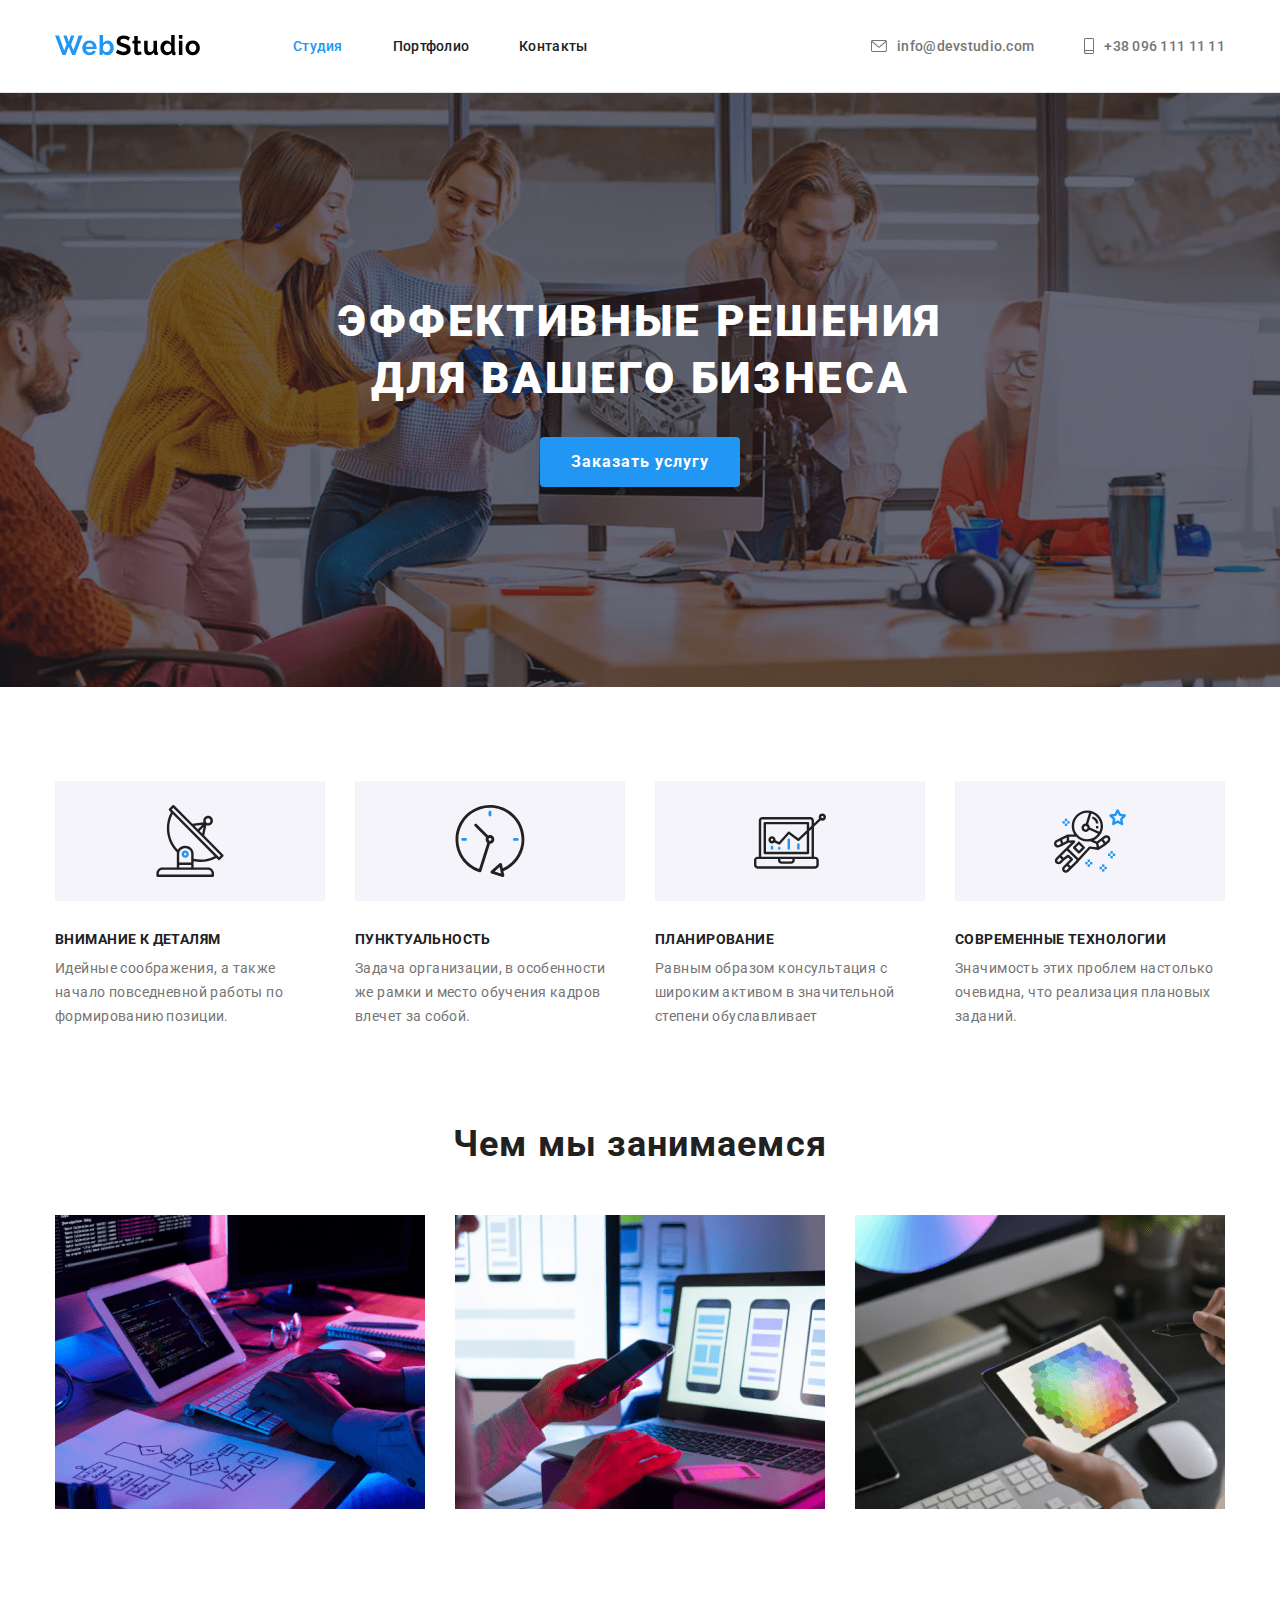
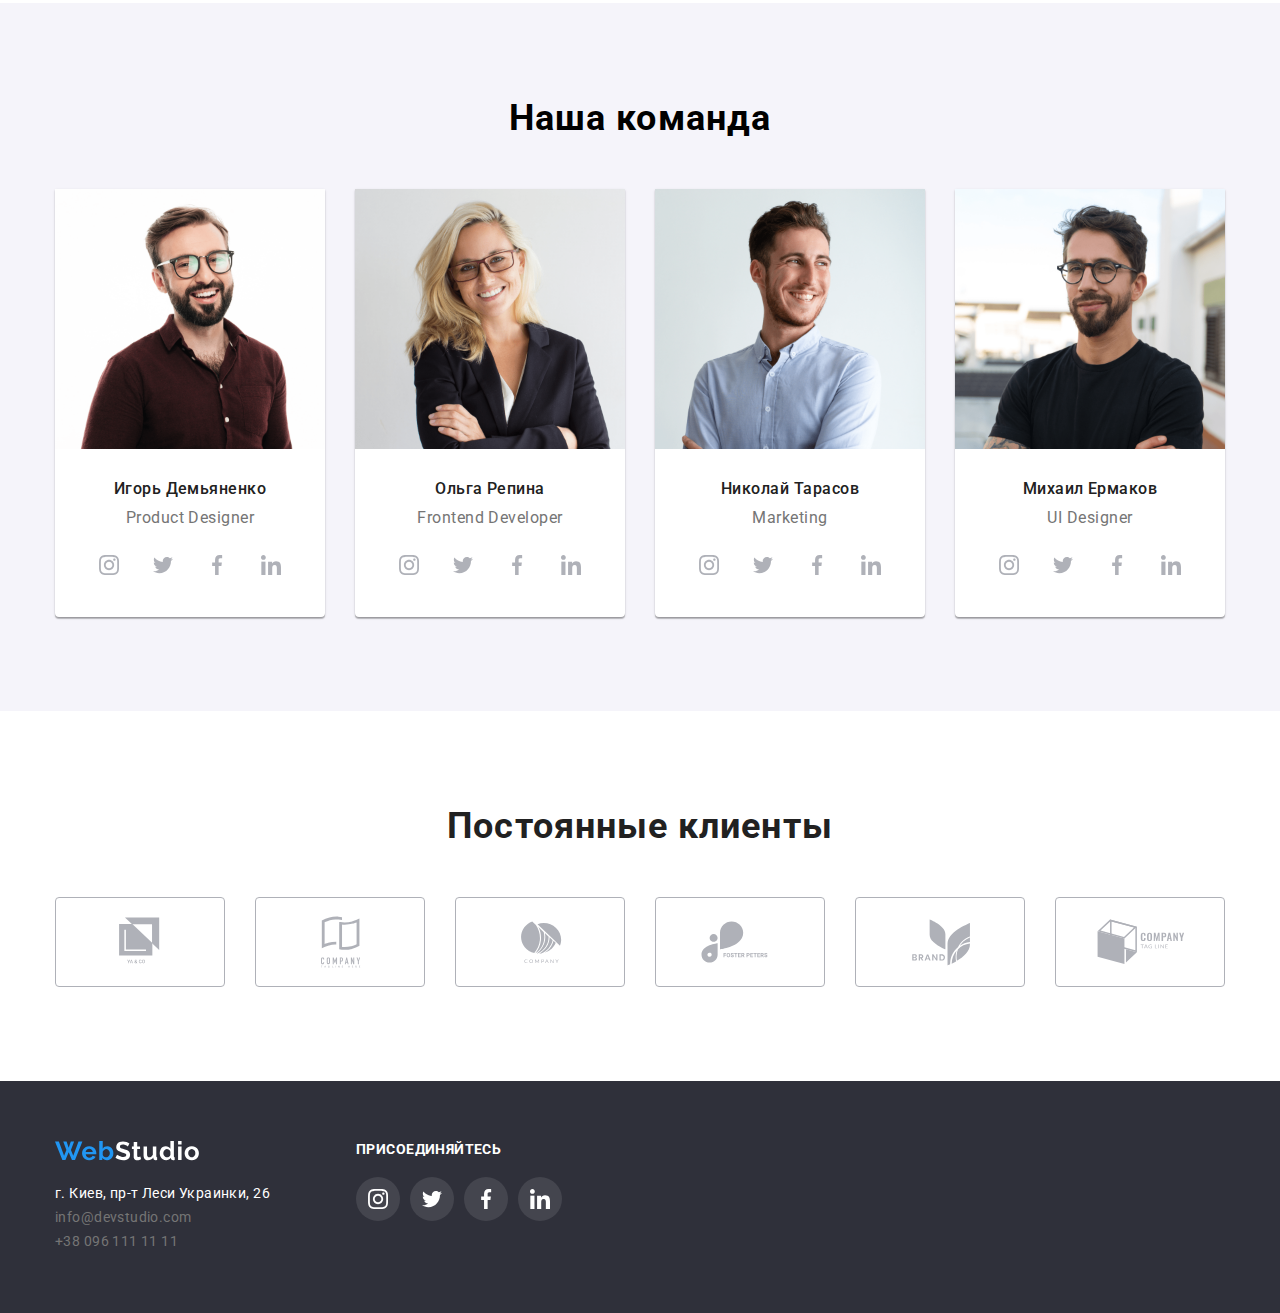
<file: index.html>
<!DOCTYPE html>
<html lang="ru">
<head>
    <link rel="stylesheet" href="./css/modern-normalize.css">
    <link rel="stylesheet" href="./css/style.css">
    <link rel="preconnect" href="https://fonts.gstatic.com">
    <link href="https://fonts.googleapis.com/css2?family=Roboto:wght@400;500;700;900&display=swap" rel="stylesheet">
    <meta charset="UTF-8">
    <meta name="viewport" content="width=device-width, initial-scale=1.0">
    <title>WebStudio</title>
</head>
<body>
    <header id="header">
                    <!--Навигация-->
        <div class="main-container">
                <nav class="nav-list">
                    <a href="./index.html"> <img class="logo" src="./images/logo.svg" alt="logo"> </a>
           
                    <ul class="nav-links">
                        <li> <a href="./index.html" class="current"> Студия </a></li>
                        <li> <a href="./portfolio.html"> Портфолио </a></li>
                        <li> <a href="#"> Контакты </a></li>
                    </ul>
                    <!--Контакты-->
                    <ul class="nav-contacts">
                        <li> <a href="mailto:info@devstudio.com" class="ul-fix">
                                <svg class="icon" width="16" height="12">
                                    <use href="./images/icons/icons-sprite.svg#icon-mail"> </use>
                                </svg>
                                info@devstudio.com
                            </a>
                        </li>
                        <li> <a href="tel:+380961111111" class="ul-fix">
                            <svg class="icon" width="10" height="16"> 
                            <use href="./images/icons/icons-sprite.svg#icon-smartphone"> </use>
                        </svg>
                        +38 096 111 11 11 
                        </a>
                    </li>
                    </ul>
                </nav>
    </div>
    </header>
    <main>
        <section class="section-one">
                <!--Заказ услуг-->
            <div class="main-container">
                <div class="service-container">
                    <h1> Эффективные решения <br> для вашего бизнеса </h1>
                        <a href="#" class="button-secondary"> Заказать услугу </a>
                </div>
            </div>
        </section>
            <section class="section-two">
            <!--Проф качества команды-->
            <div class="main-container">
                    <ul class="fix-txt">
                        <li class="list-item icon-antena">
                            <h3>Внимание к деталям</h3>
                            <p>Идейные соображения, а также начало повседневной работы по формированию позиции.</p>
                        </li>
                        <li class="list-item icon-clock">
                            <h3>Пунктуальность</h3>
                            <p>Задача организации, в особенности же рамки и место обучения кадров влечет за собой.</p>
                        </li>
                        <li class="list-item icon-diagram">
                            <h3>Планирование</h3>
                            <p>Равным образом консультация с широким активом в значительной степени обуславливает</p>
                        </li>
                        <li class="list-item icon-astronaut">
                            <h3>Современные технологии</h3>
                            <p>Значимость этих проблем настолько очевидна, что реализация плановых заданий.</p>
                        </li>
                    </ul>
            </div>
            </section>
            <section class="section-three">
            <!--Что делаем-->
            <div class="main-container">
                <div class="examples-container">
                    <h2>Чем мы занимаемся</h2>
                    <ul class="examp-ul">
                        <li><a> <img src="./images/img1.png" alt="img"> </a></li>
                        <li><a> <img src="./images/img2.png" alt="img"> </a></li>
                        <li><a> <img src="./images/img3.png" alt="img"> </a></li>
                    </ul>
                </div>
            </div>
            </section>
            <section class="section-four">
            <!--Наша тима-->
            <div class="main-container">
                <div class="team-container">
                    <h2>Наша команда</h2>
                        <ul class="team-ul">
                            <li>
                                <a> <img src="./images/photoid.png" alt="photo" width="270"> </a>
                                <div class="about">
                                    <h3> Игорь Демьяненко </h3>
                                    <p> Product Designer </p>
                                </div>
                                    <div class="team-icon">
                                        <a class="social-icon-team" href="#">
                                            <svg class="icon" width="20" height="20">
                                                <use href="./images/icons/icons-sprite.svg#icon-instagram" > </use>
                                            </svg>
                                        </a>
                                        <a class="social-icon-team" href="#">
                                            <svg class="icon" width="20" height="20">
                                                <use href="./images/icons/icons-sprite.svg#icon-twitter" > </use>
                                            </svg>
                                        </a>
                                        <a class="social-icon-team" href="#">
                                            <svg class="icon" width="20" height="20">
                                                <use href="./images/icons/icons-sprite.svg#icon-facebook" > </use>
                                            </svg>
                                        </a>
                                        <a class="social-icon-team" href="#">
                                            <svg class="icon" width="20" height="20">
                                                <use href="./images/icons/icons-sprite.svg#icon-linkedin" > </use>
                                            </svg>
                                        </a>
                                    </div>
                            </li>
                            <li>
                                <a> <img src="./images/photoor.png" alt="photo" width="270"> </a>
                                <div class="about">
                                    <h3>Ольга Репина</h3>
                                    <p>Frontend Developer</p>
                                </div>
                                <div class="team-icon">
                                    <a class="social-icon-team" href="#">
                                        <svg class="icon" width="20" height="20">
                                            <use href="./images/icons/icons-sprite.svg#icon-instagram" > </use>
                                        </svg>
                                    </a>
                                    <a class="social-icon-team" href="#">
                                        <svg class="icon" width="20" height="20">
                                            <use href="./images/icons/icons-sprite.svg#icon-twitter" > </use>
                                        </svg>
                                    </a>
                                    <a class="social-icon-team" href="#">
                                        <svg class="icon" width="20" height="20">
                                            <use href="./images/icons/icons-sprite.svg#icon-facebook" > </use>
                                        </svg>
                                    </a>
                                    <a class="social-icon-team" href="#">
                                        <svg class="icon" width="20" height="20">
                                            <use href="./images/icons/icons-sprite.svg#icon-linkedin" > </use>
                                        </svg>
                                    </a>
                                </div>
                            </li>
                            <li>
                                <a> <img src="./images/photont.png" alt="photo" width="270"> </a>
                                <div class="about">
                                    <h3>Николай Тарасов</h3>
                                    <p>Marketing</p>
                                </div>
                                <div class="team-icon">
                                    <a class="social-icon-team" href="#">
                                        <svg class="icon" width="20" height="20">
                                            <use href="./images/icons/icons-sprite.svg#icon-instagram" > </use>
                                        </svg>
                                    </a>
                                    <a class="social-icon-team" href="#">
                                        <svg class="icon" width="20" height="20">
                                            <use href="./images/icons/icons-sprite.svg#icon-twitter" > </use>
                                        </svg>
                                    </a>
                                    <a class="social-icon-team" href="#">
                                        <svg class="icon" width="20" height="20">
                                            <use href="./images/icons/icons-sprite.svg#icon-facebook" > </use>
                                        </svg>
                                    </a>
                                    <a class="social-icon-team" href="#">
                                        <svg class="icon" width="20" height="20">
                                            <use href="./images/icons/icons-sprite.svg#icon-linkedin" > </use>
                                        </svg>
                                    </a>
                                </div>
                            </li>
                            <li>
                                <a> <img src="./images/photome.png" alt="photo" width="270"> </a>
                                <div class="about">
                                    <h3>Михаил Ермаков</h3>
                                    <p>UI Designer</p>
                                </div>
                                <div class="team-icon">
                                    <a class="social-icon-team" href="#">
                                        <svg class="icon" width="20" height="20">
                                            <use href="./images/icons/icons-sprite.svg#icon-instagram" > </use>
                                        </svg>
                                    </a>
                                    <a class="social-icon-team" href="#">
                                        <svg class="icon" width="20" height="20">
                                            <use href="./images/icons/icons-sprite.svg#icon-twitter" > </use>
                                        </svg>
                                    </a>
                                    <a class="social-icon-team" href="#">
                                        <svg class="icon" width="20" height="20">
                                            <use href="./images/icons/icons-sprite.svg#icon-facebook" > </use>
                                        </svg>
                                    </a>
                                    <a class="social-icon-team" href="#">
                                        <svg class="icon" width="20" height="20">
                                            <use href="./images/icons/icons-sprite.svg#icon-linkedin" > </use>
                                        </svg>
                                    </a>
                                </div>
                            </li>
                    </ul>
                </div>
            </div>
            </section>
            <section class="section-five">
                <div class="main-container">
                    <div class="clients-container">
                        <h2>Постоянные клиенты</h2>
                        <ul class="clients-ul">
                            <li> 
                                <a class="clients-icon" href="#" > <svg class=" icon">
                                <use href="./images/logo/clients-sprite.svg#icon-Client-1"> </use>
                            </svg> </a>
                            </li>
                            <li> 
                                <a class="clients-icon" href="#"> <svg class="icon">
                                <use href="./images/logo/clients-sprite.svg#icon-Client-2"> </use>
                            </svg> </a>
                            </li>
                            <li> 
                                <a class="clients-icon" href="#"> <svg class="icon">
                                <use href="./images/logo/clients-sprite.svg#icon-Client-3"> </use>
                            </svg> </a>
                            </li>
                            <li> 
                                <a class="clients-icon" href="#"> <svg class="icon">
                                <use href="./images/logo/clients-sprite.svg#icon-Client-4"> </use>
                            </svg> </a>
                            </li>
                            <li> 
                                <a class="clients-icon" href="#"> <svg class="icon">
                                <use href="./images/logo/clients-sprite.svg#icon-Client-5"> </use>
                            </svg> </a>
                            </li>
                            <li>
                                 <a href="#"> <svg class="clients-icon icon">
                                <use href="./images/logo/clients-sprite.svg#icon-Client-6"> </use>
                            </svg> </a>
                            </li>
                        </ul>
                    </div>
                </div>
            </section>
    </main>
    <footer id="footer">
        <div class="main-container">
            <div class="flex-footer">
                <div class="footer-contacts">
                    <a> <img class="logo-two" src="./images/logo2.svg" alt="logo"> </a>
            <!--Адрес и контакты-->
                    <address class="nav-footer">
                        <ul class="nav-hover">
                            <li class="adress"> <a href="#"> г. Киев, пр-т Леси Украинки, 26 </a> </li>
                            <li> <a href="mailto:info@devstudio.com"> info@devstudio.com </a> </li>
                            <li> <a href="tel:+380961111111">+38 096 111 11 11 </a> </li>
                        </ul>
                    </address>
                </div>
                <!-- Соцсети -->
                    <div class="social">
                        <h4> присоединяйтесь </h4>
                        <ul class="social-links">
                            <li>
                                <a class="social-icon" href="#">
                                    <svg class="icon" width="20" height="20">
                                        <use href="./images/icons/icons-sprite.svg#icon-instagram" > </use>
                                    </svg>
                                </a>
                            </li>
                            <li>
                                <a class="social-icon" href="#"> 
                                    <svg class="icon" width="20" height="20"> 
                                        <use href="./images/icons/icons-sprite.svg#icon-twitter" > </use> 
                                    </svg> 
                                </a> 
                            </li>
                            <li>
                                <a class="social-icon" href="#"> 
                                    <svg class="icon" width="20" height="20"> 
                                        <use href="./images/icons/icons-sprite.svg#icon-facebook" > </use> 
                                    </svg> 
                                </a> 
                            </li>
                            <li>
                                <a class="social-icon" href="#"> 
                                    <svg class="icon" width="20" height="20"> 
                                        <use href="./images/icons/icons-sprite.svg#icon-linkedin" > </use> 
                                    </svg> 
                                </a> 
                            </li>
                        </ul>
                    </div>
            </div>
        </div>
    </footer>
</body>
</html>
</file>
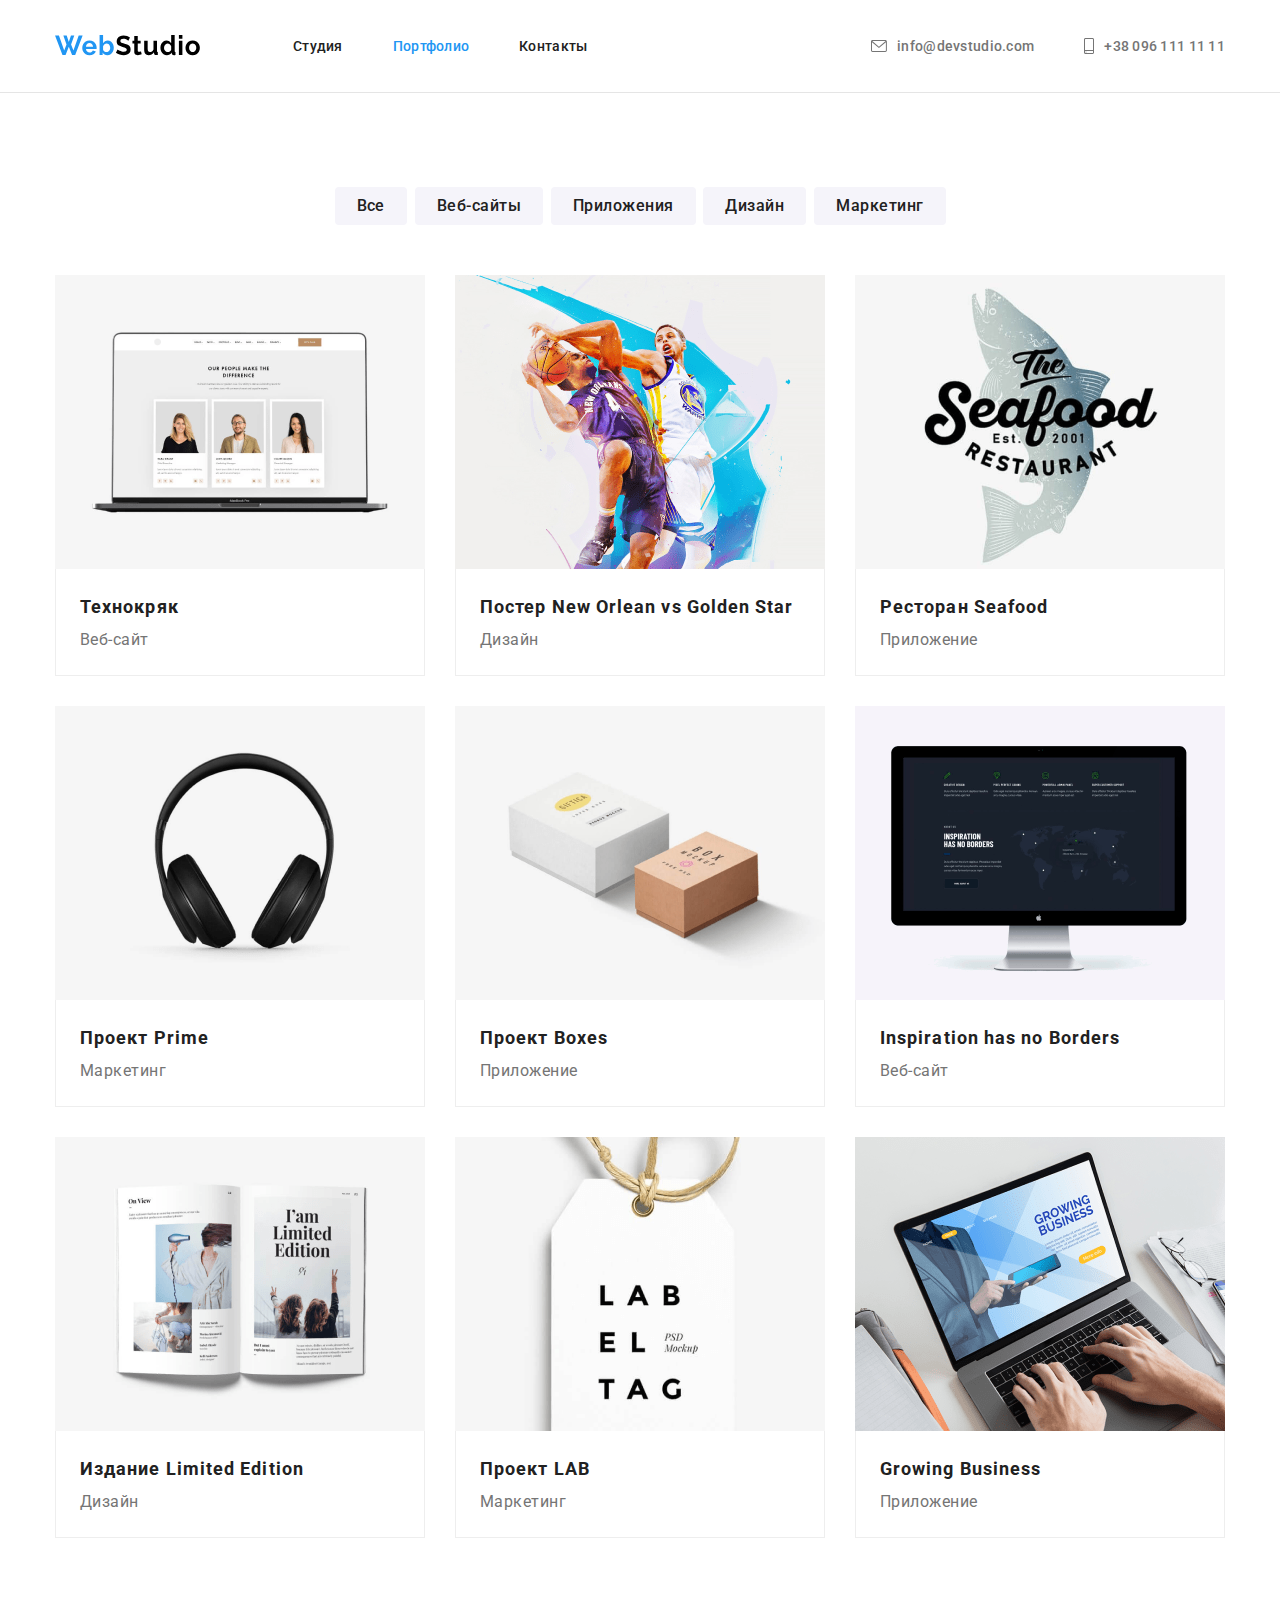
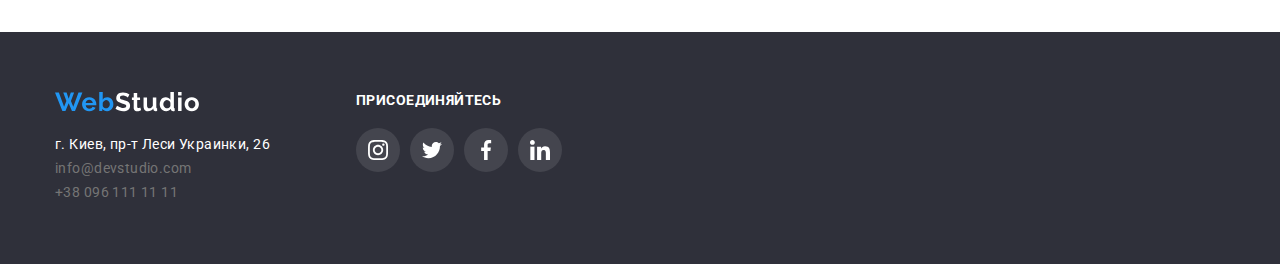
<file: portfolio.html>
<!DOCTYPE html>
<html lang="ru">
<head>
    <link rel="stylesheet" href="./css/modern-normalize.css">
    <link rel="stylesheet" href="./css/style.css ">
    <link rel="preconnect" href="https://fonts.gstatic.com">
    <link href="https://fonts.googleapis.com/css2?family=Roboto:wght@400;500;700;900&display=swap" rel="stylesheet">
    <meta charset="UTF-8">
    <meta name="viewport" content="width=device-width, initial-scale=1.0">
    <title>Portfolio</title>
</head>
<body>
    <header id="header">
        <!--Навигация-->
<div class="main-container">
    <nav class="nav-list">
        <a href="./index.html"> <img class="logo" src="./images/logo.svg" alt="logo"> </a>

        <ul class="nav-links">
            <li> <a href="./index.html"> Студия </a></li>
            <li> <a href="./portfolio.html" class="current"> Портфолио </a></li>
            <li> <a href="#"> Контакты </a></li>
        </ul>
        <!--Контакты-->
        <ul class="nav-contacts">
            <li> <a href="mailto:info@devstudio.com" class="ul-fix">
                    <svg class="icon" width="16" height="12">
                        <use href="./images/icons/icons-sprite.svg#icon-mail"> </use>
                    </svg>
                    info@devstudio.com
                </a>
            </li>
            <li> <a href="tel:+380961111111" class="ul-fix">
                <svg class="icon" width="10" height="16"> 
                <use href="./images/icons/icons-sprite.svg#icon-smartphone"> </use>
            </svg>
            +38 096 111 11 11 
            </a>
        </li>
        </ul>
    </nav>
</div>
</header>
    <main>
        <section class="portfolio">
            <div class="main-container">
                <div class="div-portfolio">
                <!-- Кнопки -->
                        <ul class="buttons">
                            <li> <a href="#" class="button-primary"> Все </a> </li>
                            <li> <a href="#" class="button-primary"> Веб-сайты </a> </li>
                            <li> <a href="#" class="button-primary"> Приложения </a> </li>
                            <li> <a href="#" class="button-primary"> Дизайн </a> </li>
                            <li> <a href="#" class="button-primary"> Маркетинг </a> </li>
                        </ul>
                <!--Примеры-->
                <ul class="portfolio-ul">
                    <li>
                        <a href="#"> <img src="./images/por1.png" alt="img" width="370"> 
                        <div class="portfolio-about">
                            <h2>Технокряк</h2>
                            <p>Веб-сайт</p>
                        </div>
                        </a>
                    </li>
                    <li>
                        <a href="#"> <img src="./images/por2.png" alt="img" width="370">
                        <div class="portfolio-about">
                            <h2>Постер New Orlean vs Golden Star</h2>
                            <p>Дизайн</p>
                        </div>
                        </a>
                    </li>
                    <li>
                        <a href="#"> <img src="./images/por3.png" alt="img" width="370">
                        <div class="portfolio-about">
                            <h2>Ресторан Seafood</h2>
                            <p>Приложение</p>
                        </div>
                        </a>
                    </li>
                    <li>
                        <a href="#"> <img src="./images/por4.png" alt="img" width="370">
                        <div class="portfolio-about">
                            <h2>Проект Prime</h2>
                            <p>Маркетинг</p>
                        </div>
                        </a>
                    </li>
                    <li>
                        <a href="#"> <img src="./images/por5.png" alt="img" width="370">
                        <div class="portfolio-about">
                            <h2>Проект Boxes</h2>
                            <p>Приложение</p>
                        </div>
                        </a>
                    </li>
                    <li>
                        <a href="#"> <img src="./images/por6.png" alt="img" width="370">
                        <div class="portfolio-about">
                            <h2>Inspiration has no Borders</h2>
                            <p>Веб-сайт</p>
                        </div>
                        </a>
                    </li>
                    <li>
                        <a href="#"> <img src="./images/por7.png" alt="img" width="370">
                        <div class="portfolio-about">
                            <h2>Издание Limited Edition</h2>
                            <p>Дизайн</p>
                        </div>
                        </a>
                    </li>
                    <li>
                        <a href="#"> <img src="./images/por8.png" alt="img" width="370">
                        <div class="portfolio-about">
                            <h2>Проект LAB</h2>
                            <p>Маркетинг</p>
                        </div>
                        </a>
                    </li>
                    <li>
                    <a href="#"> <img src="./images/por9.png" alt=""> </a>
                        <div class="portfolio-about">
                            <h2>Growing Business</h2>
                            <p>Приложение</p>
                        </div>
                        </a>
                    </li>
                </ul>
            </div>
        </div>
    </section> 
    </main>
    <footer id="footer">
        <div class="main-container">
            <div class="flex-footer">
                <div class="footer-contacts">
                    <a> <img class="logo-two" src="./images/logo2.svg" alt="logo"> </a>
            <!--Адрес и контакты-->
                    <address class="nav-footer">
                        <ul class="nav-hover">
                            <li class="adress"> <a href="#"> г. Киев, пр-т Леси Украинки, 26 </a> </li>
                            <li> <a href="mailto:info@devstudio.com"> info@devstudio.com </a> </li>
                            <li> <a href="tel:+380961111111">+38 096 111 11 11 </a> </li>
                        </ul>
                    </address>
                </div>
                <!-- Соцсети -->
                    <div class="social">
                        <h4> присоединяйтесь </h4>
                        <ul class="social-links">
                            <li>
                                <a class="social-icon" href="#">
                                    <svg class="icon" width="20" height="20">
                                        <use href="./images/icons/icons-sprite.svg#icon-instagram" > </use>
                                    </svg>
                                </a>
                            </li>
                            <li>
                                <a class="social-icon" href="#"> 
                                    <svg class="icon" width="20" height="20"> 
                                        <use href="./images/icons/icons-sprite.svg#icon-twitter" > </use> 
                                    </svg> 
                                </a> 
                            </li>
                            <li>
                                <a class="social-icon" href="#"> 
                                    <svg class="icon" width="20" height="20"> 
                                        <use href="./images/icons/icons-sprite.svg#icon-facebook" > </use> 
                                    </svg> 
                                </a> 
                            </li>
                            <li>
                                <a class="social-icon" href="#"> 
                                    <svg class="icon" width="20" height="20"> 
                                        <use href="./images/icons/icons-sprite.svg#icon-linkedin" > </use> 
                                    </svg> 
                                </a> 
                            </li>
                        </ul>
                    </div>
            </div>
        </div>
    </footer>
</body>
</html>
</file>
<file: css/style.css>
:root {
    --primary-text-color: #212121;
    --secondary-text-color: #757575;
    --primary-button-color: #F5F4FA;
    --accent-button-color: #2196F3;
    --full-white: #ffffff;
}

body {
    font-family: 'Roboto', sans-serif;
    font-style: normal;
    text-transform: none;
    background-color: var(--full-white);
}
ul {
    list-style: none;
}
a {
    color:inherit;
    text-decoration: none;
    display: block;
}
* {
    margin: 0px;
    padding: 0px;
}
img {
    display: block;
}




/*-- Шапка навигация,контакты --*/

#header {
    background-color: var(--full-white);
    border-bottom: 1px solid #E5E5E5;
}
.logo {
    width: 145px;
    padding-top: 24px;
    padding-bottom: 25px;
}
.nav-container {
    display: flex;
    align-items: center;
    justify-content: space-between;
}

.nav-list {
    color: var(--primary-text-color);
    display: flex;
    align-items: center;
    font-weight: 500;
    font-size: 14px;
    font-style: normal;
    line-height: 1.14;
    letter-spacing: 0.02em;
}

.nav-links{
    display: flex;
    padding: 0px;
    padding-top: 32px;
    padding-bottom: 32px;
    margin-left:93px;
    font-size: 14px;
    font-style: normal;
    line-height: 2;
    letter-spacing: 0.02em;
}
.nav-links li:not(:last-child){
    margin-right: 50px;

}   
.nav-contacts {
    display: flex;
    margin-left: auto;
    font-style: normal;
    padding: 0px;
    padding-top: 32px;
    padding-bottom: 32px;
    line-height: 2;
    letter-spacing: 0.02em;
}
.nav-contacts li:not(:last-child){
    margin-right: 50px;
}
.ul-fix {
    display: flex;
    align-items: center;
}
.nav-contacts .icon {
    margin-right: 10px;
}



/* СЕКЦИЯ 1 */
.section-one {
    background-image:linear-gradient(rgba(47, 48, 58, 0.4), rgba(47, 48, 58, 0.4)), url(../images/Img\ Overlay.png);
    background-size: cover;
    background-repeat: no-repeat;
    background-position: center;
    background-color: #2F303A;
    padding-top: 200px;
    padding-bottom: 200px;
    text-align: center;

}

.service-container {
    display: flex;
    flex-direction: column;
    align-items: center;
}
.service-container h1 {
    font-weight: 900;
    font-size: 44px;
    line-height: 60px;
    text-align: center;
    letter-spacing: 0.06em;
    text-transform: uppercase;
}


    /*СЕКЦИЯ 2*/
.section-two {
    padding-top: 94px;
}
.fix-txt {
    display: flex;
    justify-content: space-between;
}

.fix-txt li {
    width: 270px;
}

.fix-txt li:not(:last-child) {
    margin-right: 30px;
}

.fix-txt h3 {
    color: var(--primary-text-color);
    font-weight: bold;
    font-size: 14px;
    line-height: 16px;
    letter-spacing: 0.03em;
    text-transform: uppercase;
    padding-top: 30px;
    padding-bottom: 10px;
}
.fix-txt p {
    color: var(--secondary-text-color);
    font-size: 14px;
    line-height: 1.7;
    letter-spacing: 0.03em;
}
.list-item::before {
    display: block;
    content: "";
    height: 120px;
    background-size: contain;
    background-repeat: no-repeat;
    background-position: center;
    background-color:#F5F4FA;
}
.icon-antena::before {
    background-image: url(../images/icons/1\ antenna.svg);
    background-size: 72px
}
.icon-clock::before {
    background-image: url(../images/icons/2\ clock.svg);
    background-size: 72px
}
.icon-diagram::before {
    background-image: url(../images/icons/3\ diagram.svg);
    background-size: 72px
}
.icon-astronaut::before {
    background-image: url(../images/icons/4\ astronaut.svg);
    background-size: 72px
}




    /*СЕКЦИЯ 3*/
.section-three {
        padding-top: 94px;
        padding-bottom: 94px;
    }
.examp-ul {
    display: flex;
    justify-content: space-between;
}
.examples-container h2 {
    color: var(--primary-text-color);
    font-size: 36px;
    font-weight: 700;
    line-height: 42px;
    letter-spacing: 0.03em;
    text-align: center;
    padding-bottom: 50px;

}


    /*СЕКЦИЯ 4*/
.section-four {
    padding-bottom: 94px;
    background-color: #F5F4FA;
}
.team-container {
    display: flex;
    justify-content: center;
    flex-direction: column;

}
.team-ul {
    display: flex;
    justify-content: space-between;
}
.team-ul li {
    background: #FFFFFF;
    box-shadow: 0px 1px 3px rgba(0, 0, 0, 0.12), 0px 1px 1px rgba(0, 0, 0, 0.14), 0px 2px 1px rgba(0, 0, 0, 0.2);
    border-radius: 0px 0px 4px 4px;
}
.team-ul h2 {
    font-weight: bold;
    font-size: 36px;
    line-height: 42px;
    text-align: center;
    letter-spacing: 0.03em;
    padding-top: 94px;
}
.team-ul h3 {
    color: var(--primary-text-color);
    font-weight: 500;
    font-size: 16px;
    line-height: 19px;
    text-align: center;
    letter-spacing: 0.03em;
    padding-bottom: 10px;
}
.team-ul p {
    color: var(--secondary-text-color);
    font-size: 16px;
    line-height: 19px;
    text-align: center;
    letter-spacing: 0.03em;
}
.team-container h2 {
    font-size: 36px;
    font-weight: 700;
    line-height: 42px;
    letter-spacing: 0.03em;
    text-align: center;
    padding-top: 94px;
    padding-bottom: 50px;

}
.about {
    margin-top: 30px;
}
.team-icon {
    display: flex;
    justify-content: center;
    margin-top: 16px;
    margin-bottom: 30px;
    margin-left: 32px;
    margin-right: 32px;
    color: #AFB1B8;
}
.social-icon-team {
    width: 44px;
    height: 44px;
    border-radius: 50%;
    display: flex;
    justify-content: center;
    align-items: center;
}
.social-icon-team:hover,
.social-icon-team:focus {
    background-color: var(--accent-button-color);
    color: #fff;
}
.team-icon a:not(:last-child) {
    margin-right: 10px;
}






/*СЕКЦИЯ 5*/
.section-five {
    padding-top: 94px;
    padding-bottom: 94px;
}
.clients-container {
    display: flex;
    justify-content: center;
    flex-direction: column;
}
.clients-container h2 {
    font-weight: bold;
    font-size: 36px;
    line-height: 42px;
    text-align: center;
    letter-spacing: 0.03em;
    margin-bottom: 50px;
    color: var(--primary-text-color);
}
.clients-ul {
    display: flex;
}
.clients-ul li:not(:last-child) {
    margin-right: 30px;
}

.clients-icon {
    display: flex;
    width: 170px;
    height: 90px;
    border: 1px solid #AFB1B8;
    border-radius: 4px;
    color: #AFB1B8;
}
.clients-icon:hover,
.clients-icon:focus{
    color: var(--accent-button-color);
    border-color: var(--accent-button-color);
}







/*PORTFOLIO*/



/*Портфолио*/
.portfolio {
    padding-bottom: 94px;
    padding-top: 94px;
}
.div-portfolio {
    display: flex;
    flex-wrap: wrap;
}
.portfolio-ul {
    margin-top: 50px;
    display: flex;
    flex-wrap: wrap;
}
.portfolio-ul li {
    margin-right: 30px;
    margin-bottom: 30px;
    width: 370px;
}
.portfolio-ul li:nth-child(3n) {
    margin-right: 0px;
}
.portfolio-ul li:nth-last-child(-n + 3) {
    margin-bottom: 0px;
}
.portfolio-ul h2 {
    color: var(--primary-text-color);
    font-weight: bold;
    font-size: 18px;
    line-height: 36px;
    letter-spacing: 0.06em;
}
.portfolio-ul p {
    color: var(--secondary-text-color);
    font-weight: normal;
    font-size: 16px;
    line-height: 30px;
    letter-spacing: 0.03em;
}
.portfolio-about {
    padding-left: 24px;
    padding-right: 24px;
    padding-top: 20px;
    padding-bottom: 20px;
}
.portfolio-about {
    border-bottom: 1px solid #EEEEEE;
    border-left: 1px solid #EEEEEE;
    border-right: 1px solid #EEEEEE;
    box-sizing: border-box;
}
.portfolio-ul li:hover {
    box-shadow: 0px 1px 1px rgba(0, 0, 0, 0.12), 0px 4px 4px rgba(0, 0, 0, 0.06), 1px 4px 6px rgba(0, 0, 0, 0.16);
}


/* Низ страницы */
#footer {
    background-color: #2F303A;
    padding-top: 60px;
    padding-bottom: 60px;
}
.nav-footer {
    font-style: unset;
    width: 231px;
}
.nav-footer li:not(:first-child) {
    font-style: normal;
    font-weight: normal;
    font-size: 14px;
    line-height: 24px;
    letter-spacing: 0.03em;

}
.adress {
    color: var(--full-white);
    font-weight: normal;
    font-size: 14px;
    line-height: 24px;
    letter-spacing: 0.03em;
}
.logo-two{
    margin-bottom: 20px;
}
.flex-footer {
    display: flex;
}
.social {
    margin-left: 70px;

}
.social h4 {
    padding-bottom: 20px;
    color: var(--full-white);
    font-weight: bold;
    font-size: 14px;
    line-height: 16px;
    letter-spacing: 0.03em;
    text-transform: uppercase;
}

.social-links {
    display: flex;
    justify-content: center;

}
.social-icon {
    width: 44px;
    height: 44px;
    border-radius: 50%;
    background-color: rgba(255, 255, 255, 0.1);
    display: flex;
    justify-content: center;
    align-items: center;
    color: #fff;
}
.social-links li:not(:last-child) {
    margin-right: 10px;
}
.social-icon:hover,
.social-icon:focus {
    background-color:  var(--accent-button-color);
}




    /* Плюшки */
.main-container {
    width: 1200px;
    margin-left: auto;
    margin-right: auto;
    padding-left: 15px;
    padding-right: 15px;
}
.main-container h1 {
    color: var(--full-white);
    font-weight: 900;
    font-size: 44px;
    line-height: 1.3;
    margin: 0px;
    padding-bottom: 30px;
}
.icon {
    fill: currentColor;
}


/*Кнопки*/
.buttons {
    width: 611px;
    display: flex;
    justify-content: space-between;
    margin-left: auto;
    margin-right: auto;

}
.button-primary {
    background-color: var(--primary-button-color);
    color: var(--primary-text-color);
    font-weight: 500;
    font-size: 16px;
    line-height: 26px;
    text-align: center;
    letter-spacing: 0.03em;
    border-radius: 4px;
    padding-top: 6px;
    padding-right: 22px;
    padding-bottom: 6px;
    padding-left: 22px;
    border-radius: 4px;
}
.button-secondary {
    background-color: var(--accent-button-color);
    color: var(--full-white);
    font-weight: bold;
    font-size: 16px;
    line-height: 30px;
    display: flex;
    justify-content: center;
    align-items: center;
    text-align: center;
    letter-spacing: 0.06em;
    width: 200px;
    height: 50px;
    left: 700px;
    top: 430px;
    box-shadow: 0px 4px 4px rgba(0, 0, 0, 0.15);
    border-radius: 4px;
}
.button-primary:hover,
.button-primary:focus {
    color: var(--full-white);
    background-color: var(--accent-button-color);
    
}
.buttons-ul li:not(:last-child){
    margin-right: 8px;
}

/*ССЫЛКИ*/
a[href="mailto:info@devstudio.com"],
a[href="tel:+380961111111"] {
    color: var(--secondary-text-color);
}

.nav-list a:hover {
    color: var(--accent-button-color);
}
.nav-hover a:hover {
    color: var(--accent-button-color)
}
.nav-hover {
    padding: 0px;
    margin: 0px;
}
.nav-links .current {
    color: var(--accent-button-color);
}
</file>
